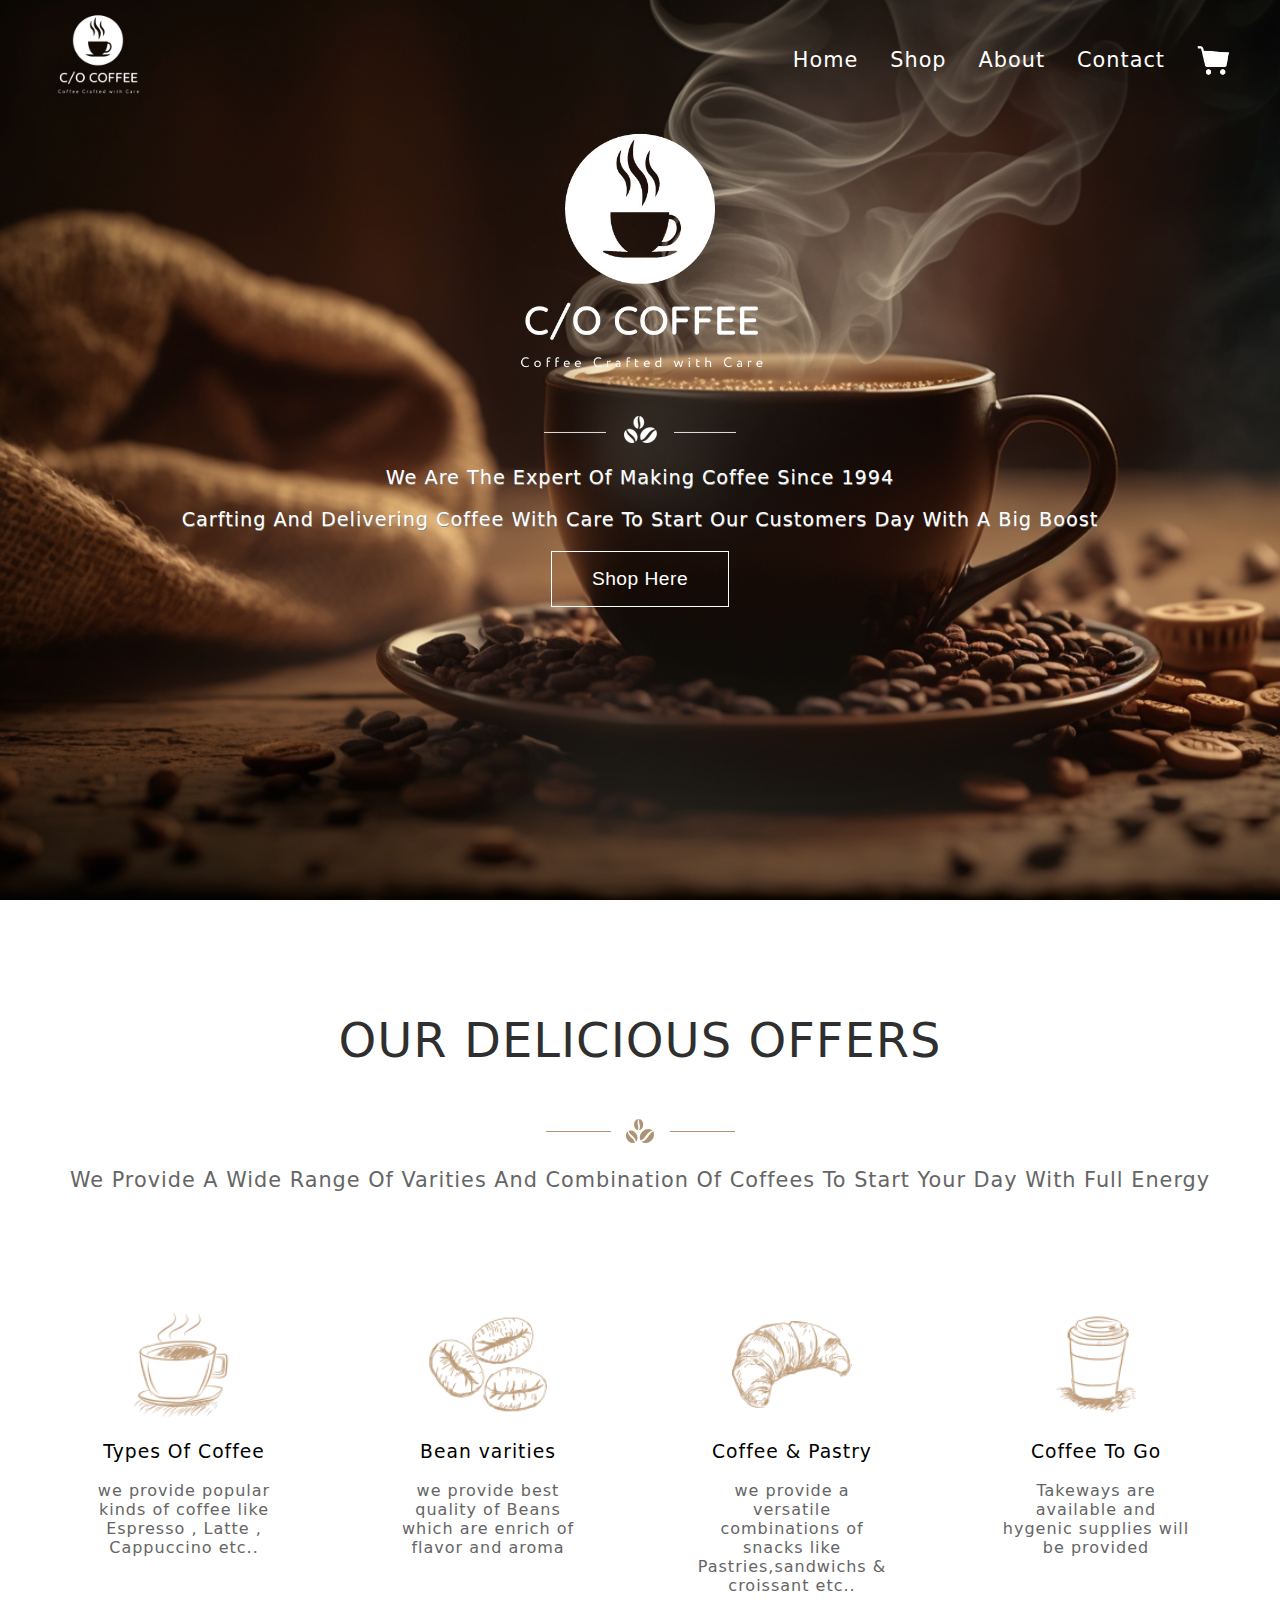
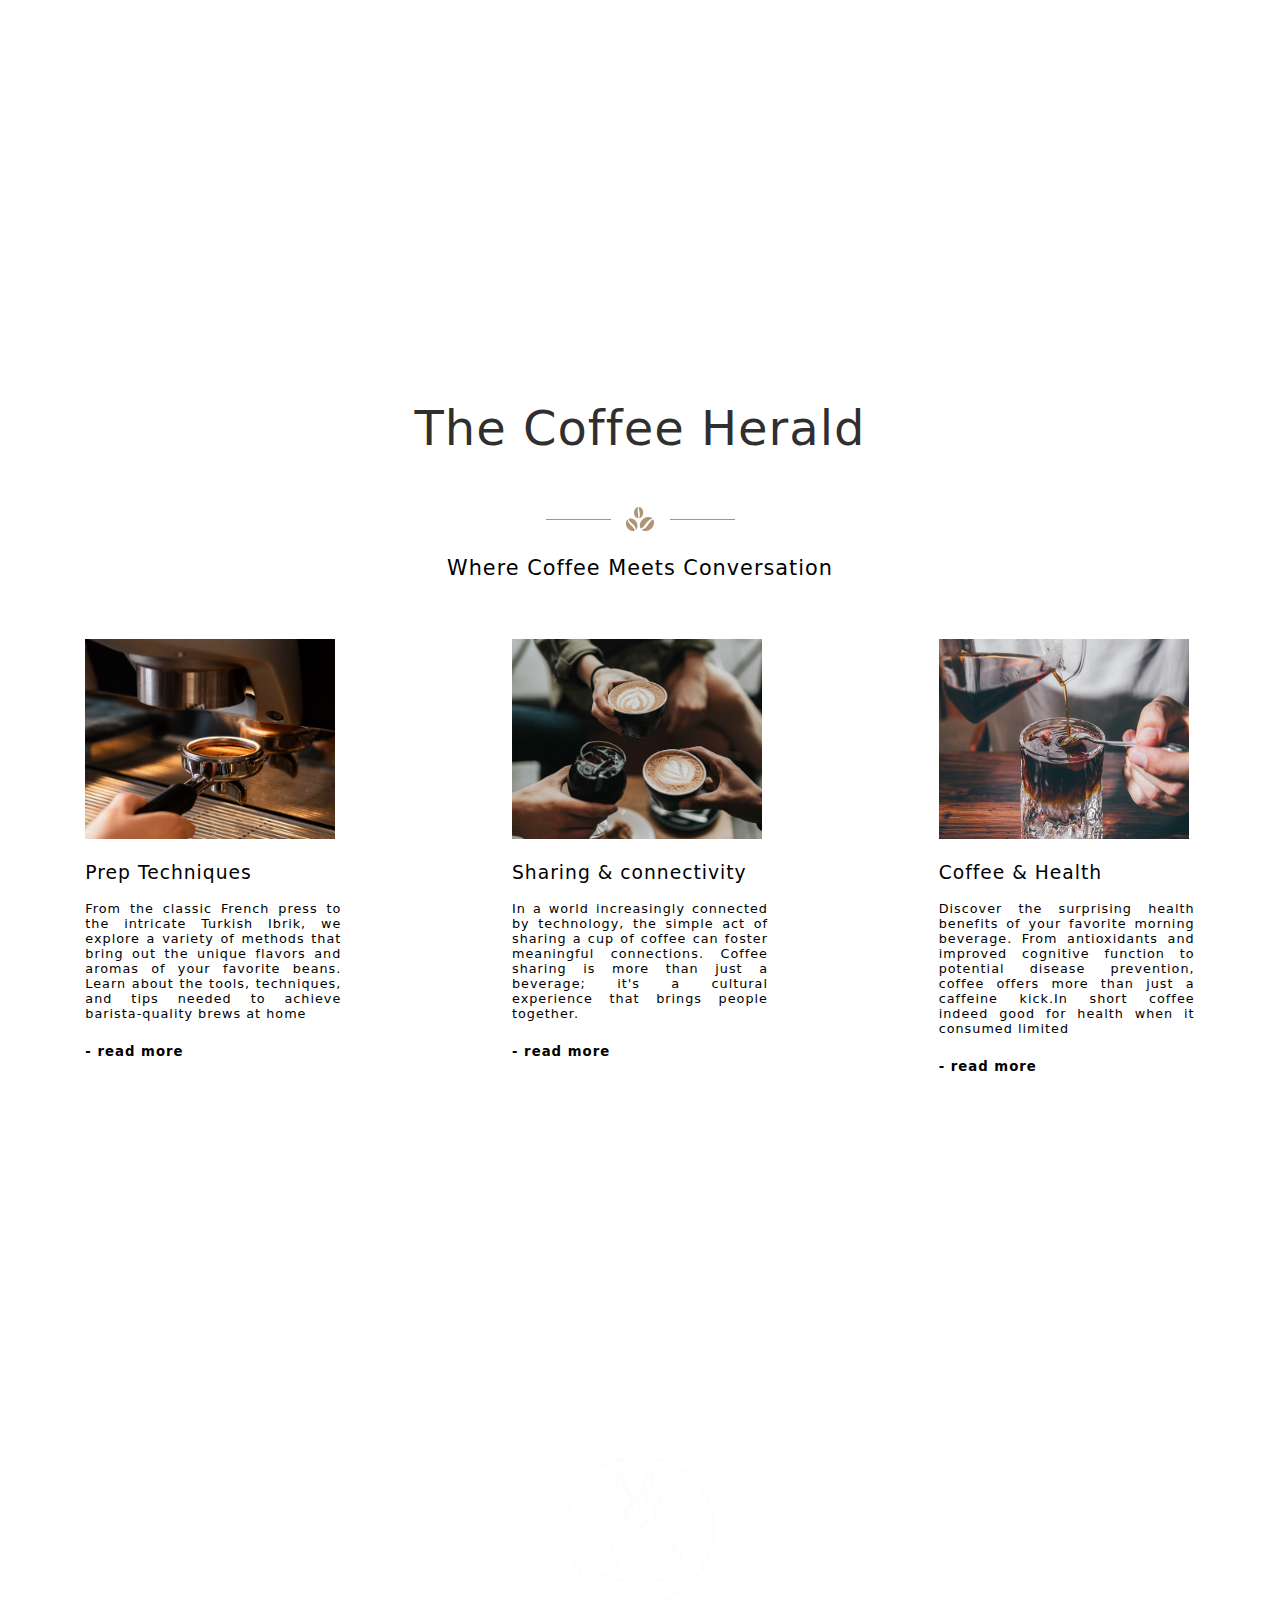
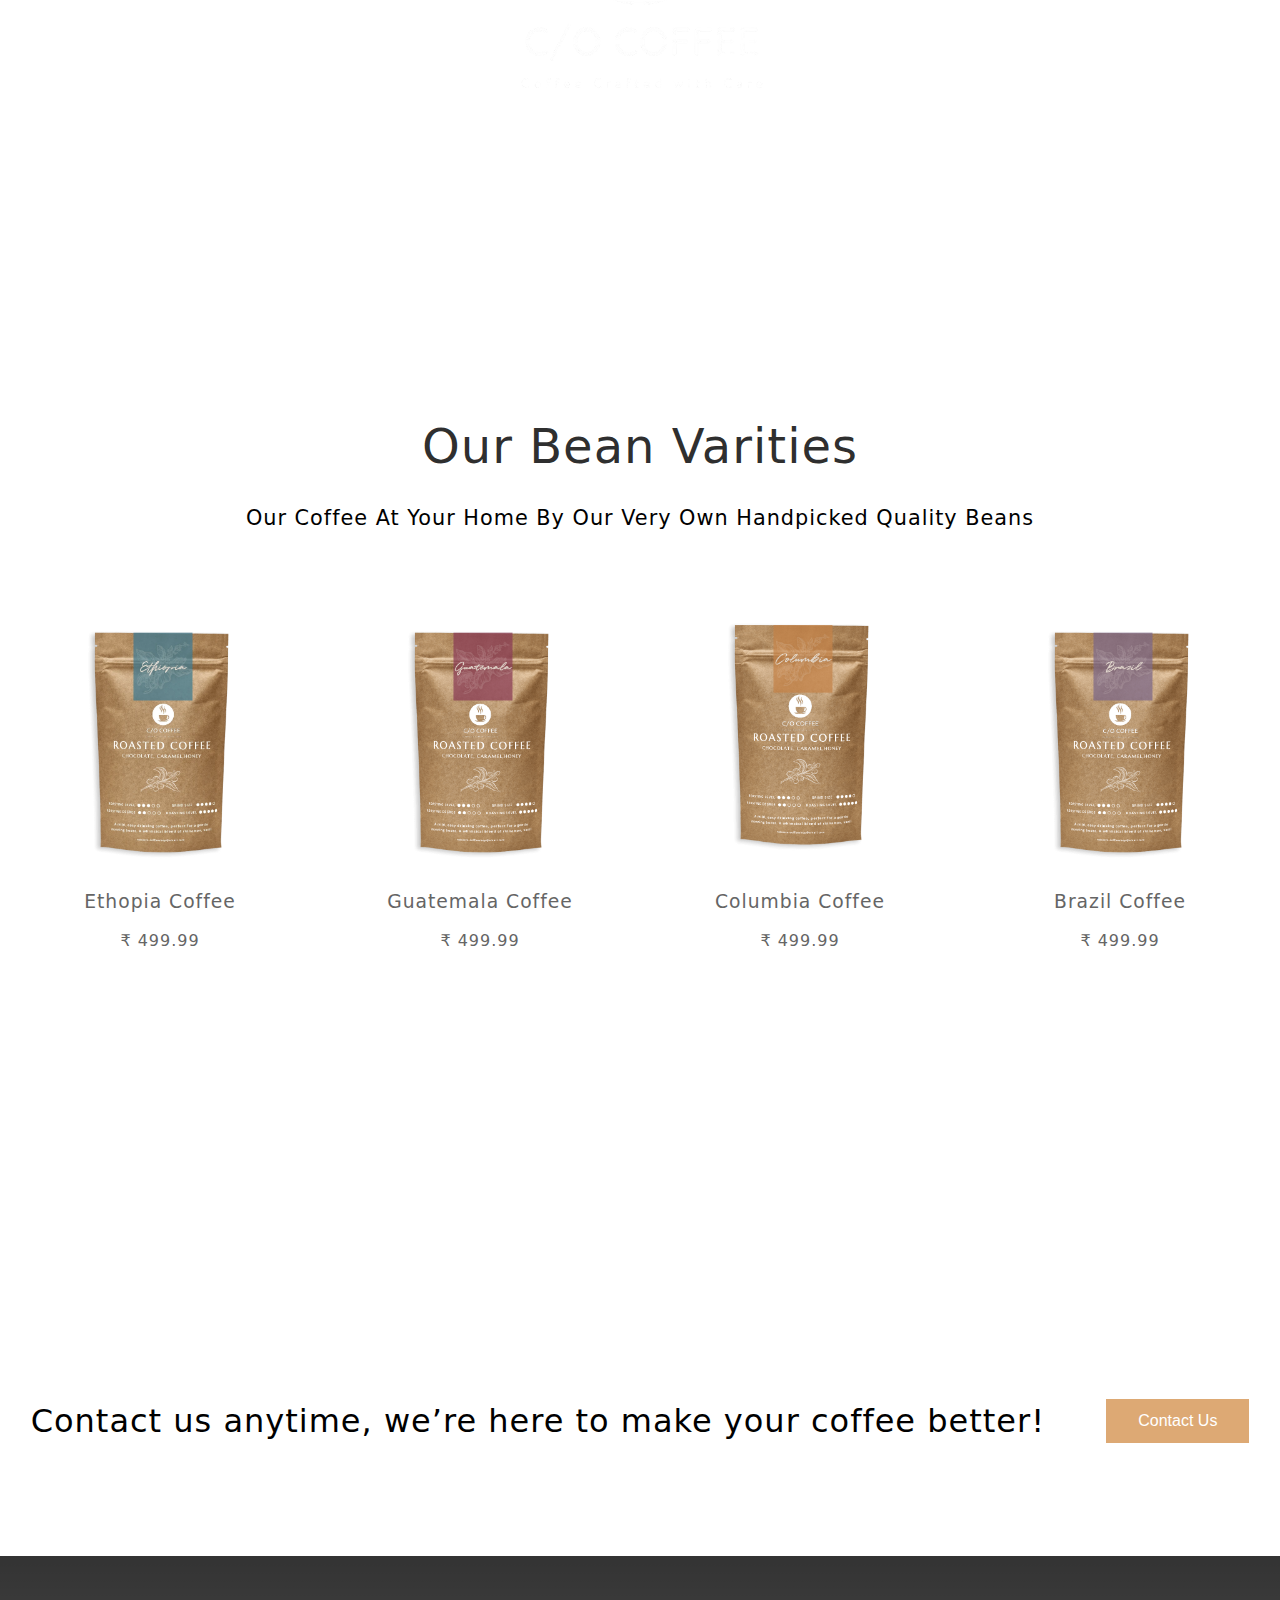
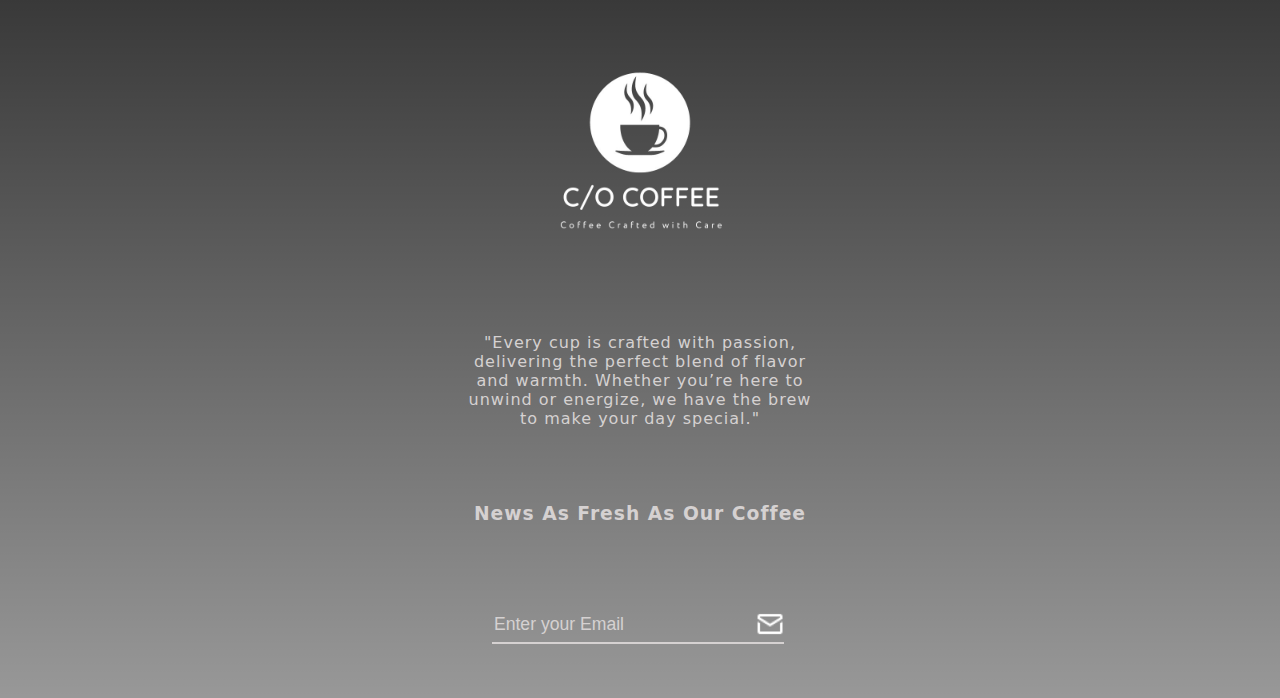
<file: index.html>
<!DOCTYPE html>
<html lang="en">
<head>
    <meta charset="UTF-8">
    <meta name="viewport" content="width=device-width, initial-scale=1.0">
    <title>C/O Coffee</title>
    <link rel="stylesheet" href="style.css">
    <link rel="icon" href="resources/icon.png">
</head>
<body>
    <div id="responsive">Not Responsive Yet, We are working on it.
        Until then Please check it in desktop mode.
        Thankyou.
    </div>
    <div id="frist_container">
        <header id="head">
            <div>
                <img src="resources/logo.png" alt="C/O Coffee Logo" width="100">
            </div>
            <div class="header-content">
                <span><a href="index.html">Home</a></span>
                <span><a href="shop.html">Shop</a></span>
                <span><a href="about.html">About</a></span>
                <span><a href="contact.html">Contact</a></span>
                <img src="resources/cart.png" alt="cart" width="35">
            </div>
        </header>
        <div class="content-area">
            <img src="resources/logo.png" width="300"><br>
            <img src="resources/slider-separator-img.webp"><br>
            <section style="display: inline-block;">
                <p id="sub-text">We are the expert of making coffee since 1994</p>
                <p id="sub-text">Carfting and Delivering coffee with care to start our customers day with a big boost</p>
            </section>
            <br>
            <button id="shop-button"><a href="shop.html">Shop Here</a></button>
        </div>
    </div>
    <div id="second_container">
        <h1>OUR DELICIOUS OFFERS</h1><br>
        <img src="resources/title-separator-2.webp"><br>
        <p style="color: #656565;">We provide a wide range of varities and combination of coffees to start your day with full energy</p><br>
        <div id="sec-2-icon-container">
            <div class="icon-holders">
                <img src="resources/sec-2-icon-1.webp" width="120">
                <h3>Types Of Coffee</h3>
                <p>we provide popular kinds of coffee like Espresso , Latte , Cappuccino etc..</p>
            </div>
            <div class="icon-holders">
                <img src="resources/sec-2-icon-2.webp" width="120">
                <h3>Bean varities</h3>
                <p>we provide best quality of Beans which are enrich of flavor and aroma</p>
            </div>
            <div class="icon-holders">
                <img src="resources/sec-2-icon-3.webp" width="120">
                <h3>Coffee & Pastry</h3>
                <p>we provide a versatile combinations of snacks like Pastries,sandwichs & croissant etc..</p>
            </div>
            <div class="icon-holders">
                <img src="resources/sec-2-icon-4.webp" width="120">
                <h3>Coffee To Go</h3>
                <p>Takeways are available and hygenic supplies will be provided</p>
            </div>
        </div>
    </div>
    <div id="third-container">
        <h1>The Coffee Herald</h1><br>
        <img src="resources/title-separator-2.webp"><br>
        <p>Where coffee meets conversation</p><br><br>
        <div id="sec-3-contents-holder">
            <div class="sec-3-content">
                <img src="resources/sec-3-img-1.jpg">
                <h3 style="font-weight: 400;">Prep Techniques</h3>
                <p> From the classic French press to the intricate Turkish Ibrik, we explore a variety of methods that bring out the unique flavors and aromas of your favorite beans. Learn about the tools, techniques, and tips needed to achieve barista-quality brews at home</p>
                <h5>- read more</h5>
            </div>
            <div class="sec-3-content">
                <img src="resources/sec-3-img-2.jpg">
                <h3 style="font-weight: 400;">Sharing & connectivity</h3>
                <p> In a world increasingly connected by technology, the simple act of sharing a cup of coffee can foster meaningful connections.
                    Coffee sharing is more than just a beverage; it's a cultural experience that brings people together.</p>
                <h5>- read more</h5>
            </div>
            <div class="sec-3-content">
                <img src="resources/sec-3-img-3.jpg">
                <h3 style="font-weight: 400;">Coffee & Health</h3>
                <p> Discover the surprising health benefits of your favorite morning beverage. From antioxidants and improved cognitive function to potential disease prevention, coffee offers more than just a caffeine kick.In short coffee indeed good for health when it consumed limited</p>
                <h5>- read more</h5>
            </div>
        </div>
    </div>
    <div id="fourth-container">
        <img src="resources/logo.png" width="300" height="300">
    </div>
    <div id="fifth-container">
        <h1>Our Bean Varities</h1>
        <p>Our coffee at your home by our very own handpicked quality beans</p><br>
        <div id="beans-holder">
            <div class="bean-items">
                <div>
                    <img class="bean-img" src="resources/bean-product-img-1.webp" height="250">
                    <button class="bean-btn" onclick="alert('Item Added To Cart')">Add To Cart</button>
                </div>
                <h3>Ethopia Coffee</h3>
                <p>&#8377; 499.99</p>
            </div>
            <div class="bean-items">
                <div>
                    <img class="bean-img" src="resources/bean-product-img-2.webp" height="250">
                    <button class="bean-btn" onclick="alert('Item Added To Cart')">Add To Cart</button>
                </div>
                <h3>Guatemala Coffee</h3>
                <p>&#8377; 499.99</p>
            </div>
            <div class="bean-items">
                <div>
                    <img class="bean-img" src="resources/bean-product-img-3.webp" height="250">
                    <button class="bean-btn" onclick="alert('Item Added To Cart')">Add To Cart</button>
                </div>
                <h3>Columbia Coffee</h3>
                <p>&#8377; 499.99</p>
            </div>
            <div class="bean-items">
                <div>
                    <img class="bean-img" src="resources/bean-product-img-4.webp" height="250">
                    <button class="bean-btn" onclick="alert('Item Added To Cart')">Add To Cart</button>
                </div>
                <h3>Brazil Coffee</h3>
                <p>&#8377; 499.99</p>
            </div>
        </div>
    </div>
    <footer id="sub-contact">
        <div id="sub-contact-part-1">
            <h1>Contact us anytime, we’re here to make your coffee better!</h1>
            <button><a href="contact.html">Contact Us</a></button>
        </div>
        <div id="sub-contact-part-2">
            <img src="resources/logo.png" width="200" height="200">
            <p style="width: 30%;">"Every cup is crafted with passion, delivering the perfect blend of flavor and warmth. Whether you’re here to unwind or energize, we have the brew to make your day special."</p>
            <h3>News As Fresh As Our Coffee</h3>
            <div id="mail-contnet">
                <input type="text" placeholder="Enter your Email" >
                <img src="resources/icons8-mail-24.png" height="30" onclick="alert('Email Id Sent')">
            </div>
            
        </div>
    </footer>
    <!-- <div id="scroll-up">
        <span id="a1">&#x2015;</span>
        <span id="a2">&#x2015;</span>
    </div> -->
</body>
</html>
</file>
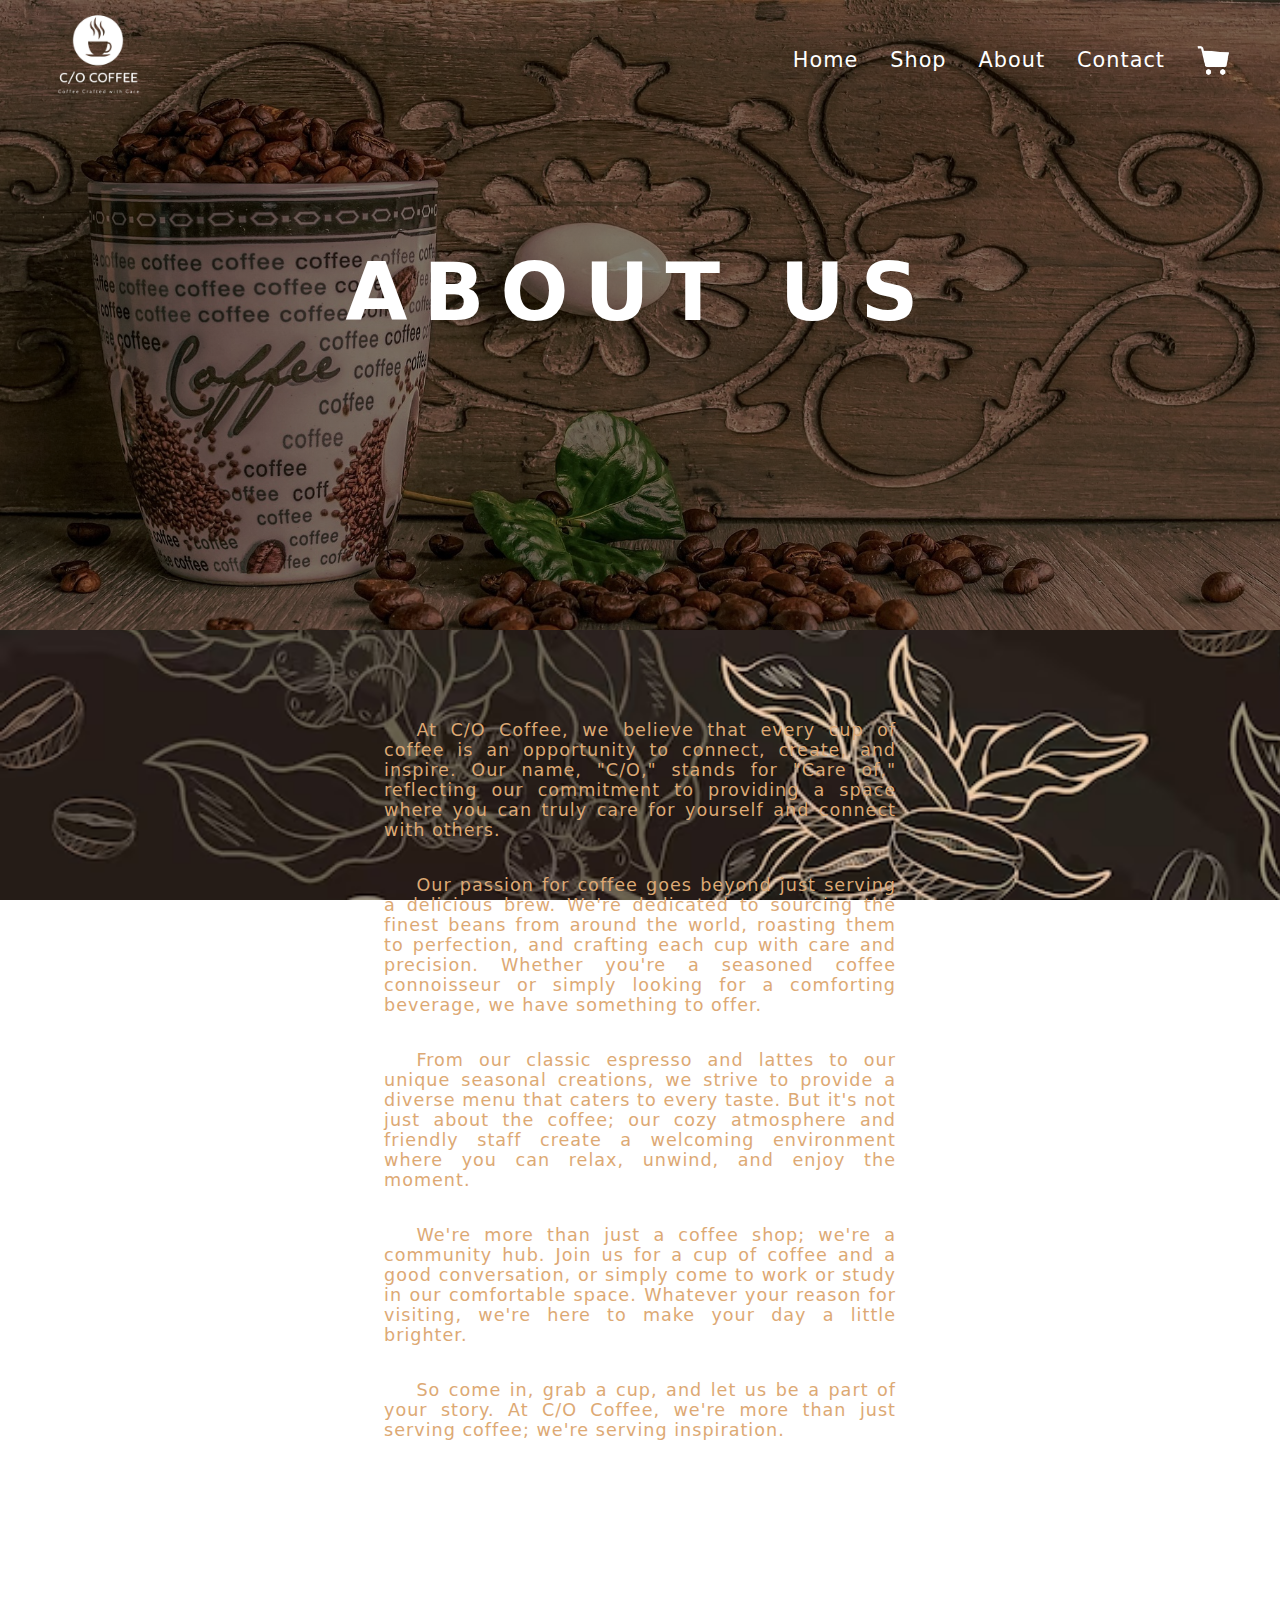
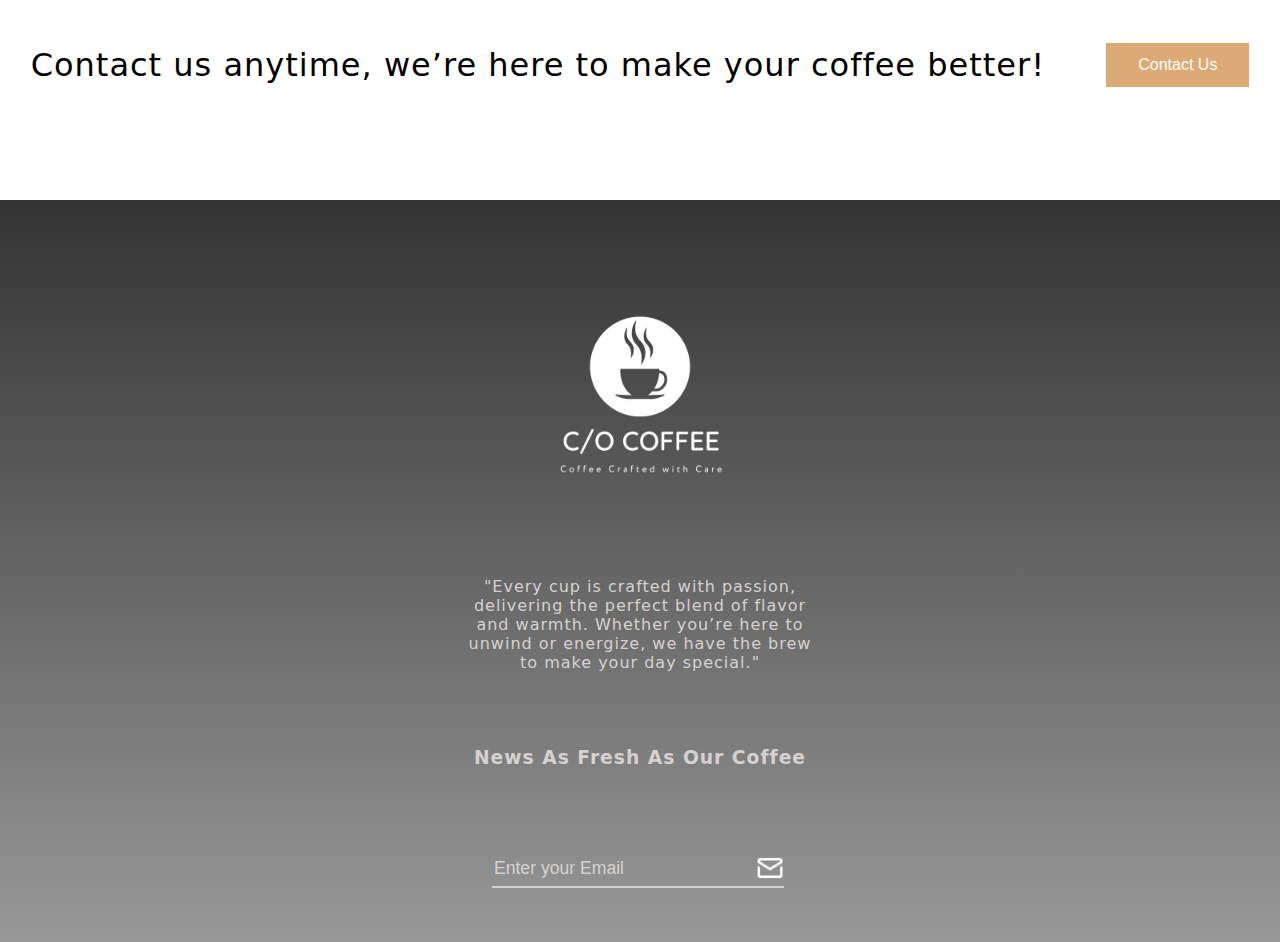
<file: about.html>
<!DOCTYPE html>
<html lang="en">
<head>
    <meta charset="UTF-8">
    <meta name="viewport" content="width=device-width, initial-scale=1.0">
    <title>About</title>
    <link rel="stylesheet" href="style.css">
    <link rel="icon" href="resources/icon.png">
</head>
<body>
    <div id="about-frist-container">
        <header id="head">
            <div>
                <img src="resources/logo.png" alt="C/O Coffee Logo" width="100">
            </div>
            <div class="header-content">
                <span><a href="index.html">Home</a></span>
                <span><a href="shop.html">Shop</a></span>
                <span><a href="about.html">About</a></span>
                <span><a href="contact.html">Contact</a></span>
                <img src="resources/cart.png" alt="cart" width="35">
            </div>
        </header>
        <h1>ABOUT US</h1>
    </div>
    <div id="about-second-container">
        <p>&emsp14;&emsp14;&emsp14;&emsp14;&emsp14;&emsp14;At C/O Coffee, we believe that every cup of coffee is an opportunity to connect, create, and inspire. Our name, "C/O," stands for "Care of," reflecting our commitment to providing a space where you can truly care for yourself and connect with others.</p>

        <p>&emsp14;&emsp14;&emsp14;&emsp14;&emsp14;&emsp14;Our passion for coffee goes beyond just serving a delicious brew. We're dedicated to sourcing the finest beans from around the world, roasting them to perfection, and crafting each cup with care and precision. Whether you're a seasoned coffee connoisseur or simply looking for a comforting beverage, we have something to offer.</p>    
            
        <p>&emsp14;&emsp14;&emsp14;&emsp14;&emsp14;&emsp14;From our classic espresso and lattes to our unique seasonal creations, we strive to provide a diverse menu that caters to every taste. But it's not just about the coffee; our cozy atmosphere and friendly staff create a welcoming environment where you can relax, unwind, and enjoy the moment.</p>
            
        <p>&emsp14;&emsp14;&emsp14;&emsp14;&emsp14;&emsp14;We're more than just a coffee shop; we're a community hub. Join us for a cup of coffee and a good conversation, or simply come to work or study in our comfortable space. Whatever your reason for visiting, we're here to make your day a little brighter.</p>
            
        <p>&emsp14;&emsp14;&emsp14;&emsp14;&emsp14;&emsp14;So come in, grab a cup, and let us be a part of your story. At C/O Coffee, we're more than just serving coffee; we're serving inspiration.</p>
    </div>
    <footer id="sub-contact">
        <div id="sub-contact-part-1">
            <h1>Contact us anytime, we’re here to make your coffee better!</h1>
            <button><a href="contact.html">Contact Us</a></button>
        </div>
        <div id="sub-contact-part-2">
            <img src="resources/logo.png" width="200" height="200">
            <p style="width: 30%;">"Every cup is crafted with passion, delivering the perfect blend of flavor and warmth. Whether you’re here to unwind or energize, we have the brew to make your day special."</p>
            <h3>News As Fresh As Our Coffee</h3>
            <div id="mail-contnet">
                <input type="text" placeholder="Enter your Email" >
                <img src="resources/icons8-mail-24.png" height="30" onclick="alert('Email Id Sent')">
            </div>
            
        </div>
    </footer>
</body>
</html>
</file>
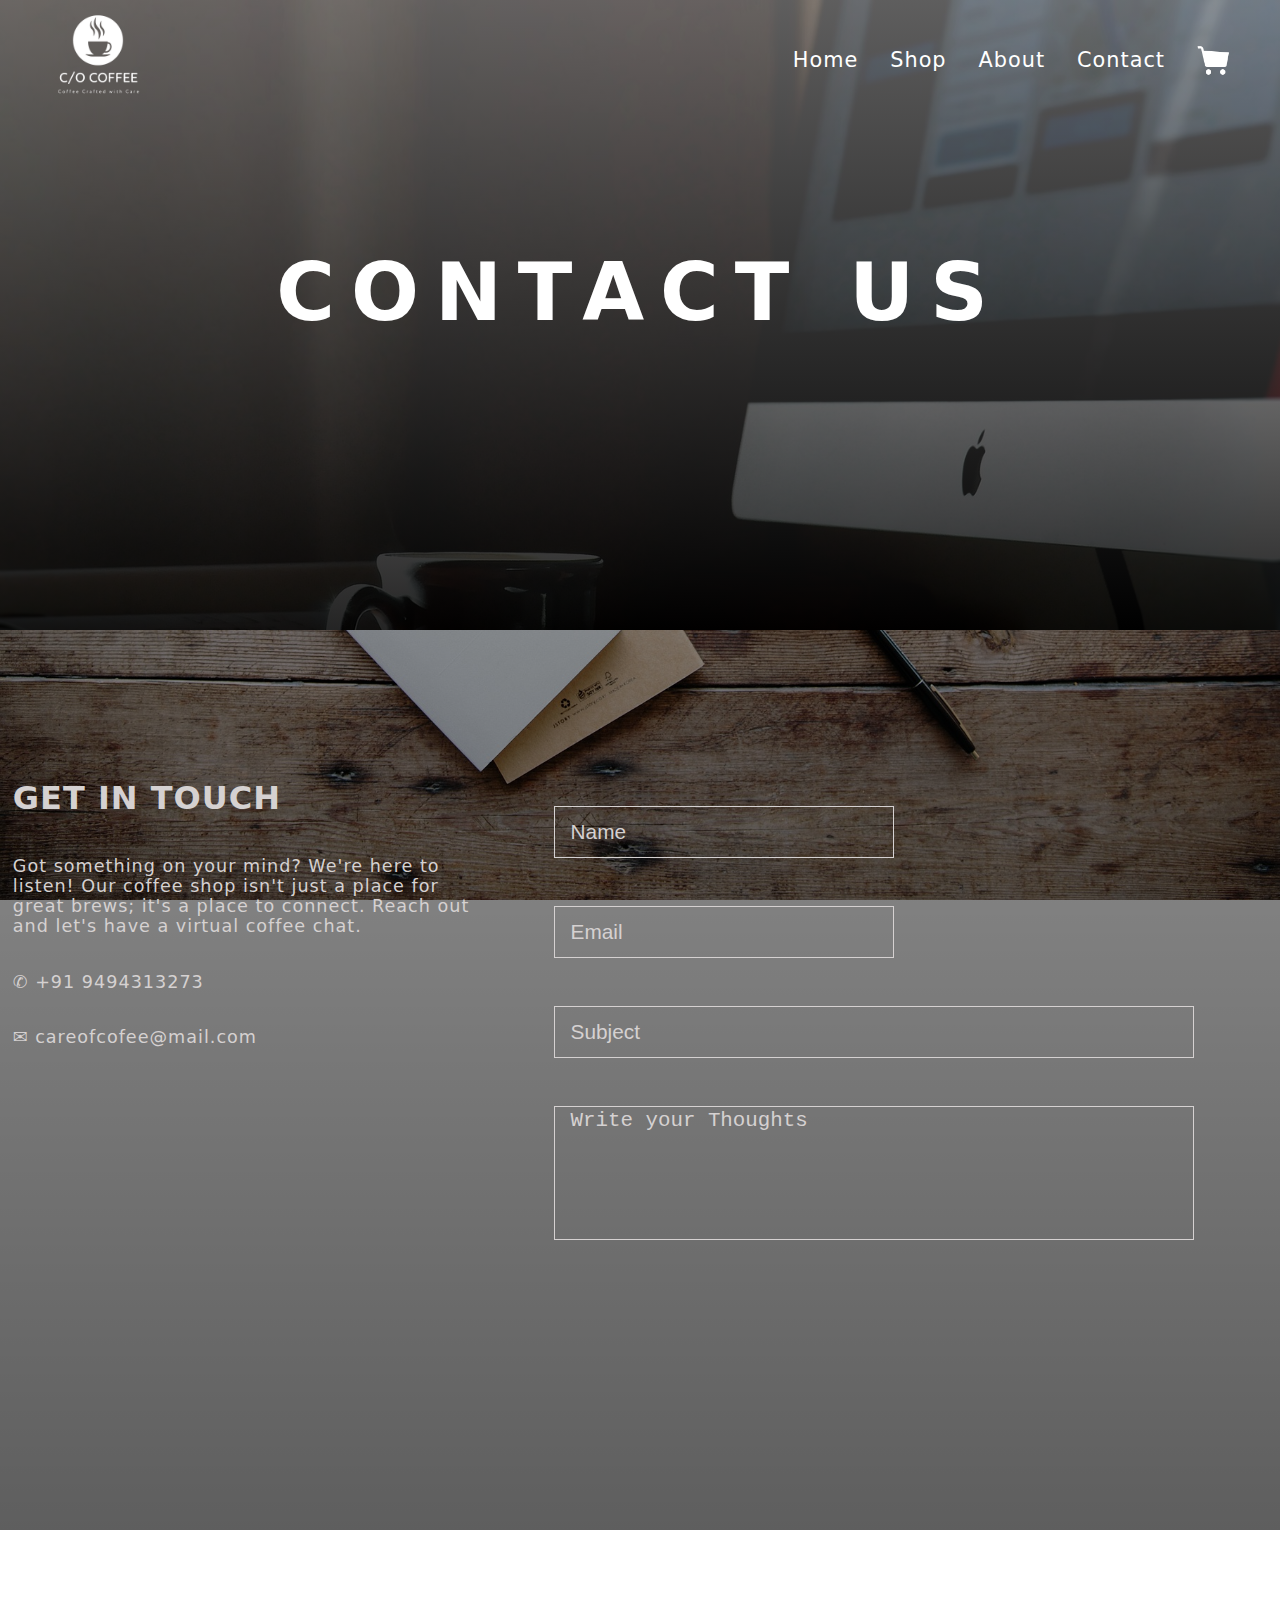
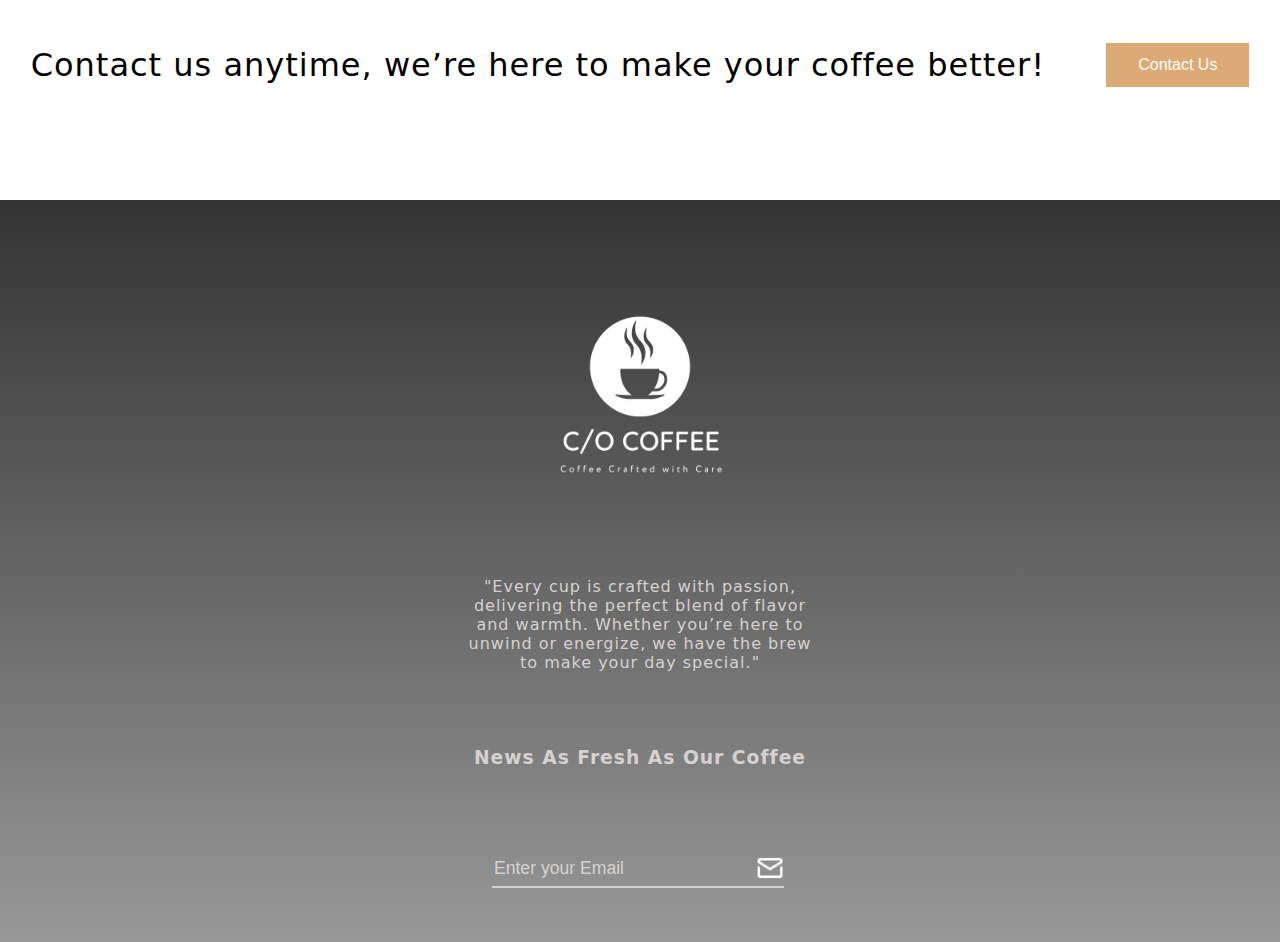
<file: contact.html>
<!DOCTYPE html>
<html lang="en">
<head>
    <meta charset="UTF-8">
    <meta name="viewport" content="width=device-width, initial-scale=1.0">
    <title>Contact</title>
    <link rel="stylesheet" href="style.css">
    <link rel="icon" href="resources/icon.png">
</head>
<body>
    <div id="contact-frist-container">
        <header id="head">
            <div>
                <img src="resources/logo.png" alt="C/O Coffee Logo" width="100">
            </div>
            <div class="header-content">
                <span><a href="index.html">Home</a></span>
                <span><a href="shop.html">Shop</a></span>
                <span><a href="about.html">About</a></span>
                <span><a href="contact.html">Contact</a></span>
                <img src="resources/cart.png" alt="cart" width="35">
            </div>
        </header>
        <h1>CONTACT US</h1>
    </div>
    <div id="contact-second-container">
        <div class="contact-detail-holder">
            <div id="contact-details-part-1">
                <h1>GET IN TOUCH</h1>
                <p>Got something on your mind? We're here to listen! Our coffee shop isn't just a place for great brews; it's a place to connect. Reach out and let's have a virtual coffee chat.</p>
                <p>&#9990; +91 9494313273</p>
                <p>&#9993; careofcofee@mail.com</p>
            </div>
            <div id="contact-details-part-2">
                <div id="contact-details-part-2-holder">
                    <input id="inp-1" type="text" placeholder="Name">
                    <input id="inp-1" type="text" placeholder="Email">
                    <input id="inp-2" type="text" placeholder="Subject">
                    <textarea id="inp-3" placeholder="Write your Thoughts" ></textarea>
                </div>
            </div>
        </div>
    </div>
    <footer id="sub-contact">
        <div id="sub-contact-part-1">
            <h1>Contact us anytime, we’re here to make your coffee better!</h1>
            <button><a href="contact.html">Contact Us</a></button>
        </div>
        <div id="sub-contact-part-2">
            <img src="resources/logo.png" width="200" height="200">
            <p style="width: 30%;">"Every cup is crafted with passion, delivering the perfect blend of flavor and warmth. Whether you’re here to unwind or energize, we have the brew to make your day special."</p>
            <h3>News As Fresh As Our Coffee</h3>
            <div id="mail-contnet">
                <input type="text" placeholder="Enter your Email" >
                <img src="resources/icons8-mail-24.png" height="30" onclick="alert('Email Id Sent')">
            </div>
        </div>
    </footer>
</body>
</html>
</file>
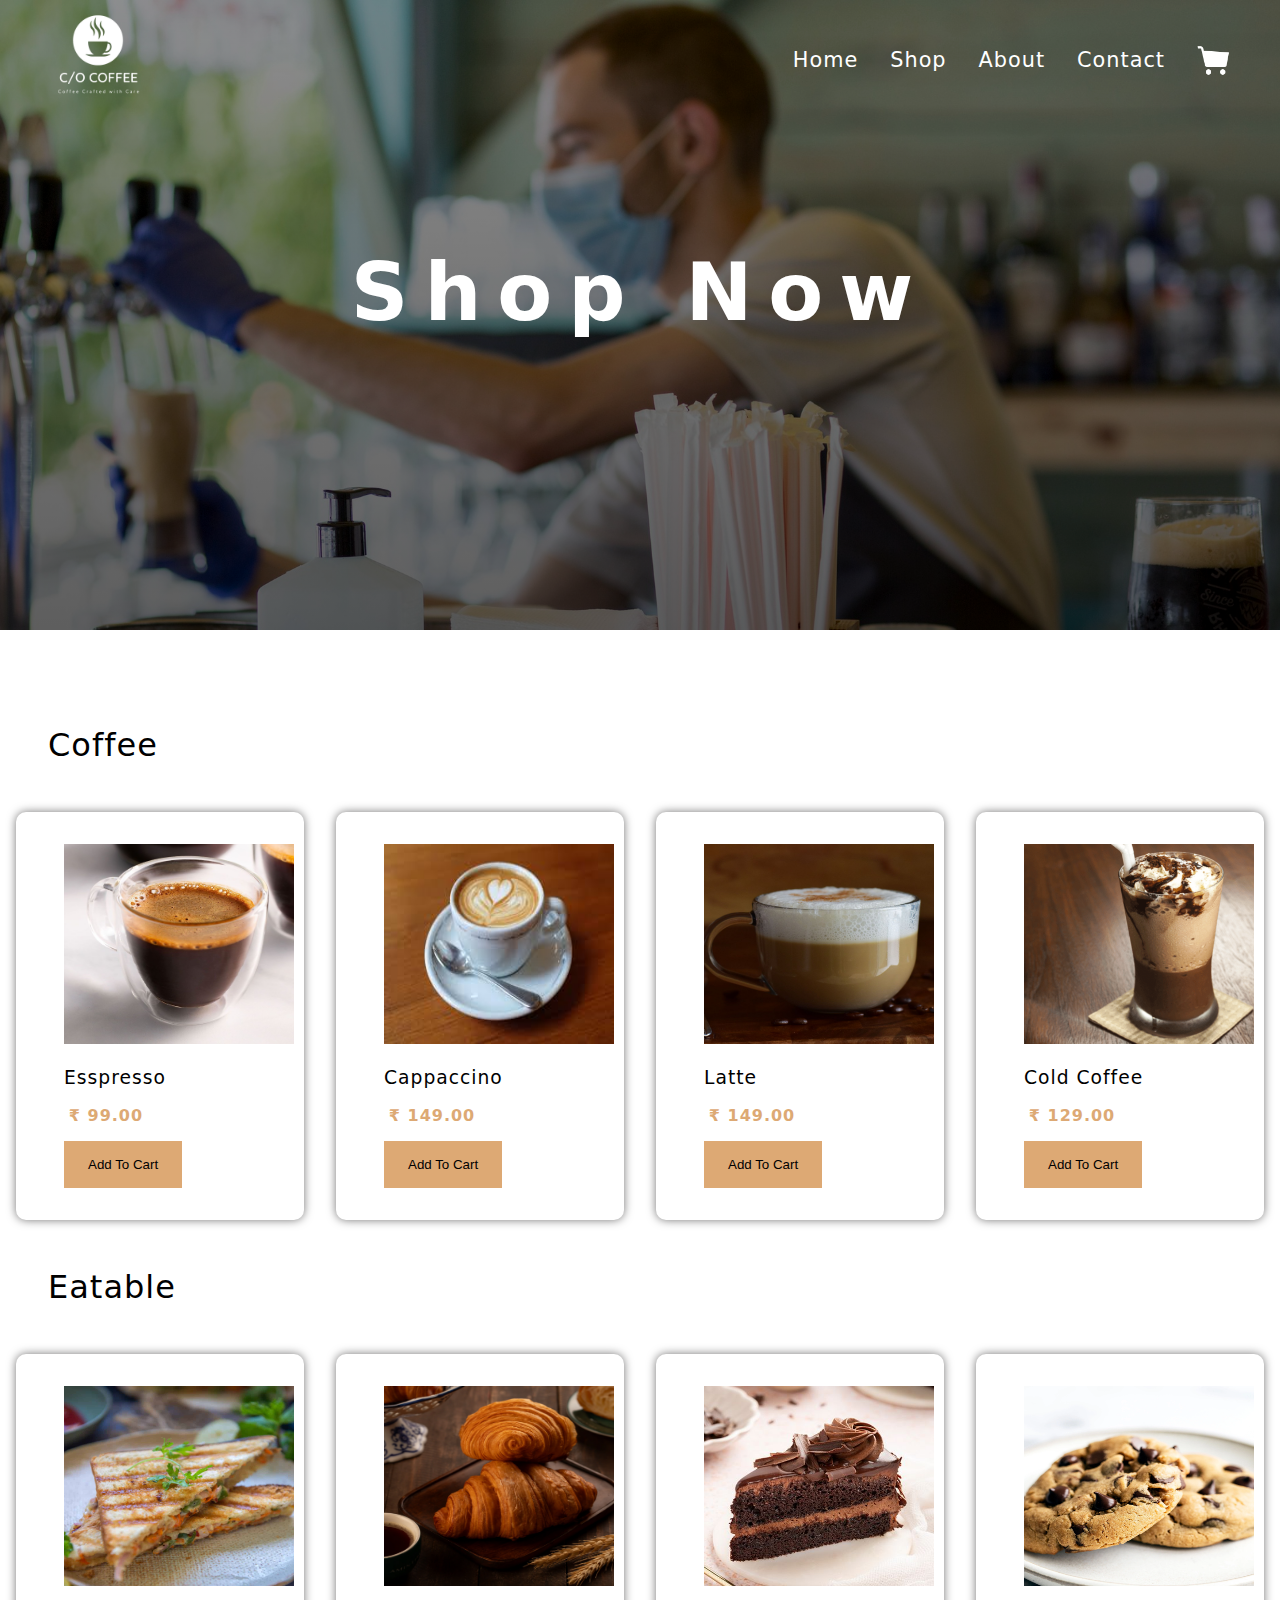
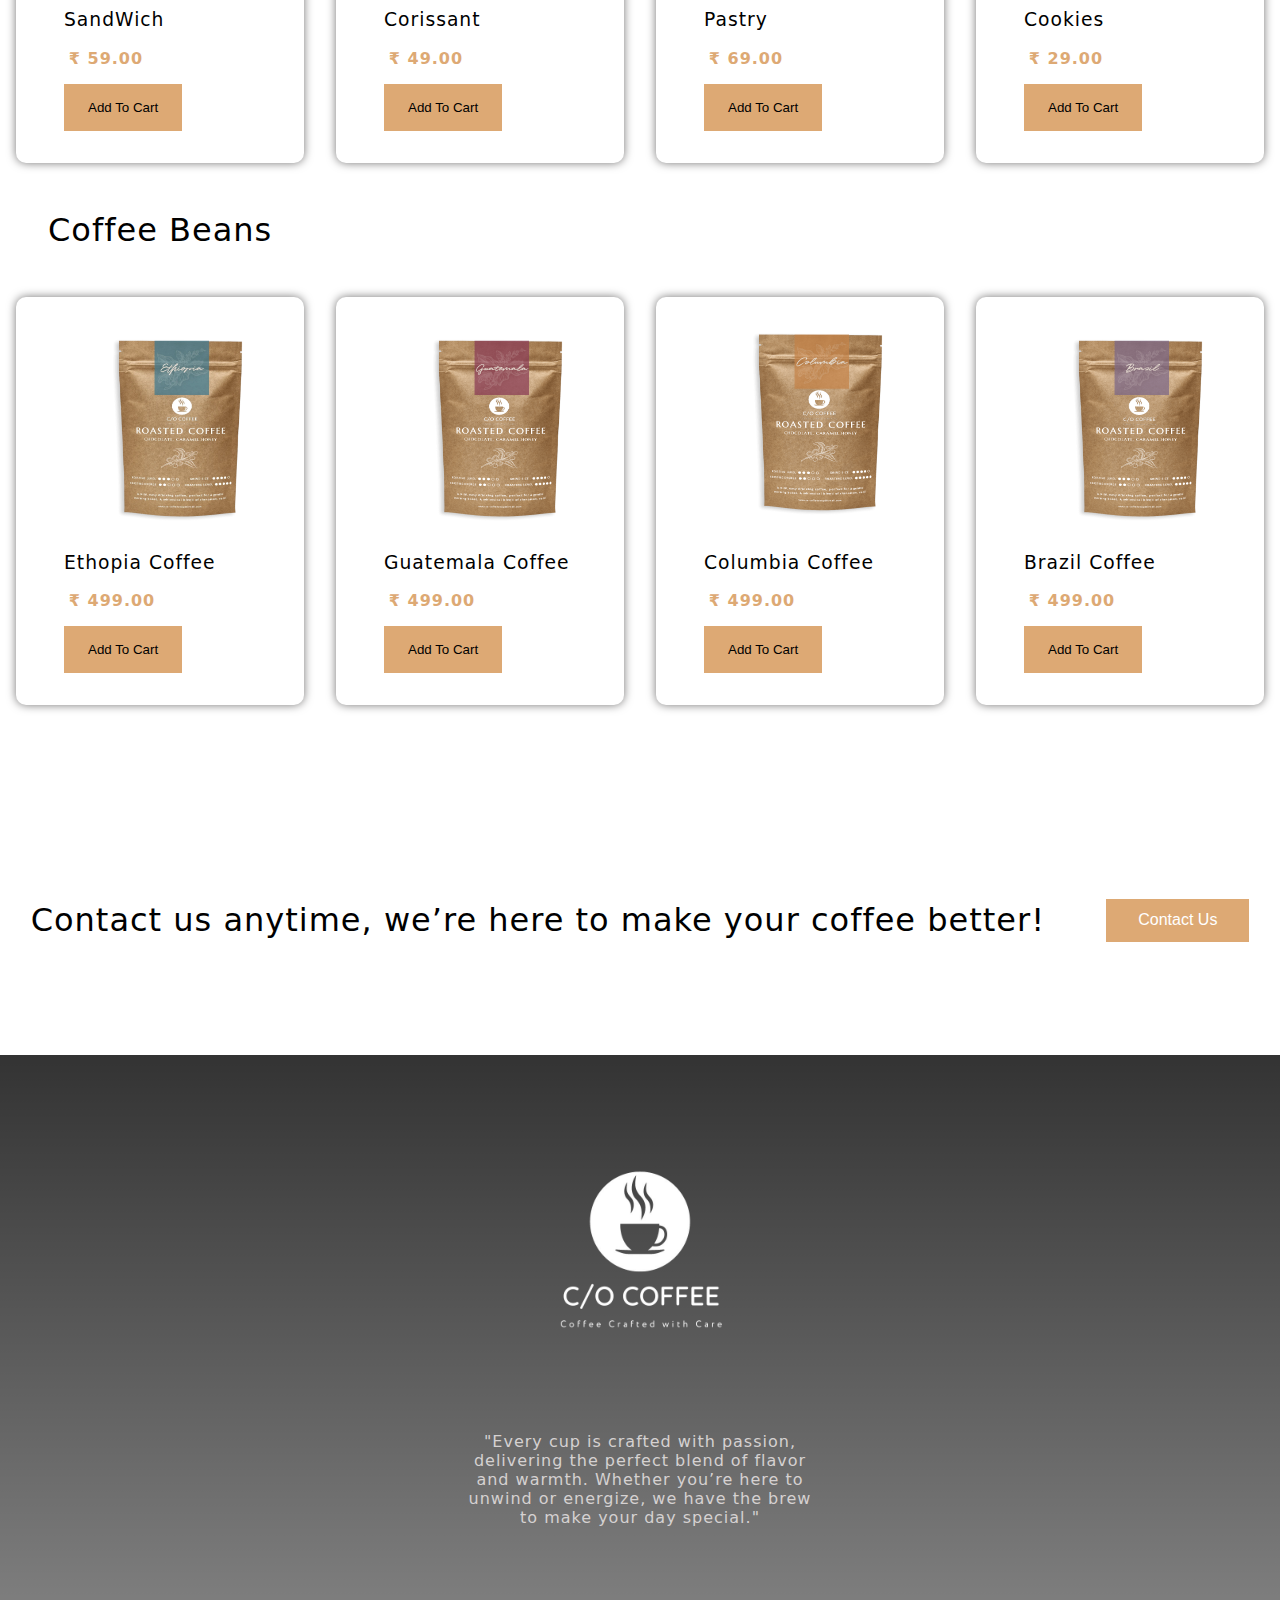
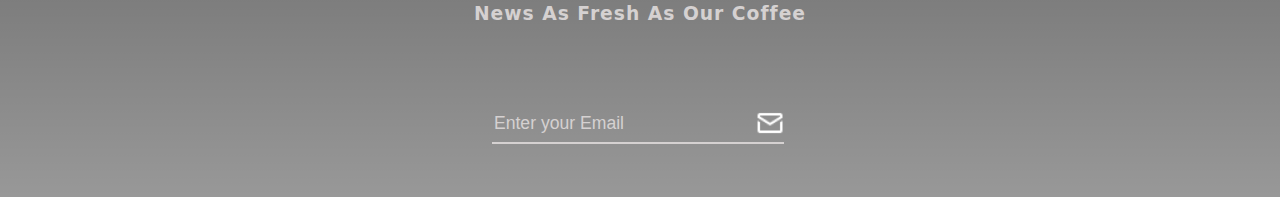
<file: shop.html>
<!DOCTYPE html>
<html lang="en">
<head>
    <meta charset="UTF-8">
    <meta name="viewport" content="width=device-width, initial-scale=1.0">
    <title>Shop</title>
    <link rel="stylesheet" href="style.css">
    <link rel="icon" href="resources/icon.png">
</head>
<body>
    <div id="shop-frist-container">
        <header id="head">
            <div>
                <img src="resources/logo.png" alt="C/O Coffee Logo" width="100">
            </div>
            <div class="header-content">
                <span><a href="index.html">Home</a></span>
                <span><a href="shop.html">Shop</a></span>
                <span><a href="about.html">About</a></span>
                <span><a href="contact.html">Contact</a></span>
                <img src="resources/cart.png" alt="cart" width="35">
            </div>
        </header>
        <h1>Shop Now</h1>
    </div>
    <div id="shop-second-container">
        <h1>Coffee</h1>
        <div id="coffee-holder">
            <div class="coffee-items">
                <img src="resources/esspresso.jpg" id="items-img">
                <h3 id="item-name">Esspresso</h3>
                <p id="price">&#8377; 99.00</p>
                <button id="items-button" onclick="alert('Item is added to Cart')">Add To Cart</button>
            </div>
            <div class="coffee-items">
                <img src="resources/cappuccino.jpg" id="items-img">
                <h3 id="item-name">Cappaccino</h3>
                <p id="price">&#8377; 149.00</p>
                <button id="items-button" onclick="alert('Item is added to Cart')">Add To Cart</button>
            </div>
            <div class="coffee-items">
                <img src="resources/latte.jpg" id="items-img">
                <h3 id="item-name">Latte</h3>
                <p id="price">&#8377; 149.00</p>
                <button id="items-button" onclick="alert('Item is added to Cart')">Add To Cart</button>
            </div>
            <div class="coffee-items">
                <img src="resources/cold-coffee.webp" id="items-img">
                <h3 id="item-name">Cold Coffee</h3>
                <p id="price">&#8377; 129.00</p>
                <button id="items-button" onclick="alert('Item is added to Cart')">Add To Cart</button>
            </div>
        </div>
        <h1>Eatable</h1>
        <div id="coffee-holder">
            <div class="coffee-items">
                <img src="resources/sandwich.jpg" id="items-img">
                <h3 id="item-name">SandWich</h3>
                <p id="price">&#8377; 59.00</p>
                <button id="items-button" onclick="alert('Item is added to Cart')">Add To Cart</button>
            </div>
            <div class="coffee-items">
                <img src="resources/coiossant.webp" id="items-img">
                <h3 id="item-name">Corissant</h3>
                <p id="price">&#8377; 49.00</p>
                <button id="items-button" onclick="alert('Item is added to Cart')">Add To Cart</button>
            </div>
            <div class="coffee-items">
                <img src="resources/pastry.jpg" id="items-img">
                <h3 id="item-name">Pastry</h3>
                <p id="price">&#8377; 69.00</p>
                <button id="items-button" onclick="alert('Item is added to Cart')">Add To Cart</button>
            </div>
            <div class="coffee-items">
                <img src="resources/cookies.webp" id="items-img">
                <h3 id="item-name">Cookies</h3>
                <p id="price">&#8377; 29.00</p>
                <button id="items-button" onclick="alert('Item is added to Cart')">Add To Cart</button>
            </div>
        </div>
        <h1>Coffee Beans</h1>
        <div id="coffee-holder">
            <div class="coffee-items">
                <img src="resources/bean-product-img-1.webp" id="items-img">
                <h3 id="item-name">Ethopia Coffee</h3>
                <p id="price">&#8377; 499.00</p>
                <button id="items-button" onclick="alert('Item is added to Cart')">Add To Cart</button>
            </div>
            <div class="coffee-items">
                <img src="resources/bean-product-img-2.webp" id="items-img">
                <h3 id="item-name">Guatemala Coffee</h3>
                <p id="price">&#8377; 499.00</p>
                <button id="items-button" onclick="alert('Item is added to Cart')">Add To Cart</button>
            </div>
            <div class="coffee-items">
                <img src="resources/bean-product-img-3.webp" id="items-img">
                <h3 id="item-name">Columbia Coffee</h3>
                <p id="price">&#8377; 499.00</p>
                <button id="items-button" onclick="alert('Item is added to Cart')">Add To Cart</button>
            </div>
            <div class="coffee-items">
                <img src="resources/bean-product-img-4.webp" id="items-img">
                <h3 id="item-name">Brazil Coffee</h3>
                <p id="price">&#8377; 499.00</p>
                <button id="items-button" onclick="alert('Item is added to Cart')">Add To Cart</button>
            </div>
        </div>
    </div>
    <footer id="sub-contact">
        <div id="sub-contact-part-1">
            <h1>Contact us anytime, we’re here to make your coffee better!</h1>
            <button><a href="contact.html">Contact Us</a></button>
        </div>
        <div id="sub-contact-part-2">
            <img src="resources/logo.png" width="200" height="200">
            <p style="width: 30%;">"Every cup is crafted with passion, delivering the perfect blend of flavor and warmth. Whether you’re here to unwind or energize, we have the brew to make your day special."</p>
            <h3>News As Fresh As Our Coffee</h3>
            <div id="mail-contnet">
                <input type="text" placeholder="Enter your Email" >
                <img src="resources/icons8-mail-24.png" height="30" onclick="alert('Email Id Sent')">
            </div>
        </div>
    </footer>
</body>
</html>
</file>
<file: style.css>
body{
    padding: 0;
    margin: 0;
    color: white;
    font-family:system-ui, -apple-system, BlinkMacSystemFont, 'Segoe UI', Roboto, Oxygen, Ubuntu, Cantarell, 'Open Sans', 'Helvetica Neue', sans-serif;
    overflow-x: hidden;
    letter-spacing: 1px;
}
/* #scroll-up{
    width: 3rem;
    height: 2rem;
    position:absolute;
    bottom: 0;
    right: 0;
    z-index: 2;
    background-color: #997755;
} */
#frist_container{
    height: 100vh;
    width: 100vw;
    background: #000000 url(resources/coffee_bg_1.jpg) no-repeat fixed;
    background-size: cover;
}
#head{
    padding: 0.5rem 3rem 0rem 3rem;
    display: flex;
    align-items: center;
    justify-content: space-between;
    /* position: sticky; */
    top: 0;
    z-index: 10;
}
.header-content{
    color: white;
    font-size: 1.3rem;
    display: flex;
    align-items: center;
    gap: 2rem;
}
.header-content > span a{
    text-decoration: none;
    color: white;
    transform: scale(1);
    transition: transform 0.5s ease-in-out;
}
.header-content > span a:hover{
    transform: scale(1.1);
    color: #dda974;
    cursor: pointer;
}
.header-content > img:hover{
    filter: drop-shadow(0px 0px 20px white);
}
.content-area{
    text-align: center;
    /* position: relative;
    right: -10rem; */
}
#sub-text{
    font-size: 1.2rem; 
    text-shadow: 0.5px 1px #8e8e8e;
    text-transform: capitalize;
}
#shop-button{
    padding: 1rem 2.5rem;
    font-size: 1.2rem;
    background-color: inherit;
    color: inherit;
    border: 1.2px solid white;
    letter-spacing: 0.5px;
    transition: 0.6s ease-in-out;
    cursor: pointer;
}
#shop-button a{
    text-decoration: none;
    color:white;
}
#shop-button:hover{
    background-color: #997755;
    border: none;
}
#second_container{
    width: 100vw;
    height: 100vh;
    text-align: center;
    color: black;
    padding: 5rem 0 0 0;
}
#second_container > h1,#third-container > h1,#fifth-container > h1{
    color: rgba(0, 0, 0, 0.833);
    font-size: 3rem;
    font-weight: 400;
}
#second_container > p,#third-container > p,#fifth-container > p{
    font-size: 1.3rem;
    text-transform: capitalize;
}
#sec-2-icon-container{
    display: flex;
    padding: 4rem 2rem;
    justify-content: space-around;
    flex-wrap: wrap;
}
.icon-holders{
    width: 15vw;
    height: 40vh;
    text-align: center;
    row-gap: 0.5rem;
    padding: 1rem;
}
.icon-holders>h3{
    font-weight: 400;
}
.icon-holders>h3:hover{
    color: #997755;
    cursor: pointer;
}
.icon-holders>p{
    color: #656565;
    row-gap: 0.3rem;
    text-wrap: wrap;
}
#third-container{
    width: 100vw;
    height: 100vh;
    background: url(resources/bg-3.jpg) no-repeat fixed;
    background-size: cover;
    text-align: center;
    color: black;
    padding: 5.5rem 0 0 0;
}
#sec-3-contents-holder{
    display: flex;
    flex-wrap: wrap;
    justify-content: space-around;
}
.sec-3-content{
    width: 20vw;
    text-align: left;
}
.sec-3-content >img{
    width: 250px;
    height: 200px;
    size: content;
}
.sec-3-content >p{
    text-align: justify;
    row-gap: 0.3rem;
    font-size: 0.8rem;
}
.sec-3-content > h3:hover,.sec-3-content >h5:hover{
    color: #997755;
    cursor: pointer;
}
#fourth-container{
    display: flex;
    align-items: center;
    justify-content: center;
    width: 100vw;
    height: 70vh;
    text-align: center;
    background: url(resources/sec-4-bg.jpg) no-repeat fixed;
    background-size: cover;
}
#fifth-container{
    padding: 5.5rem 0 0 0;
    width: 100vw;
    height: 100vh;
    background: url(resources/sec-5-bg.jpg) no-repeat fixed;
    background-size: cover;
    color: black;
    text-align: center;
}
#beans-holder{
    display: flex;
    justify-content: space-around;
    padding: 3rem 0;
}
.bean-items{
    width: 20vw;
    height: 60vh;
}
.bean-items > h3{
    font-weight: 400;
}
.bean-items{
    color: #656565;
}
.bean-img:hover ~ .bean-btn,.bean-btn:hover{
    display: inline;
    cursor: pointer;
}
.bean-img:hover{
    opacity: 0.5;
    cursor: pointer;
}
.bean-btn{
    padding: 1rem 1.5rem;
    color: white;
    background-color:#dda974;
    position: relative;
    top: -8rem;
    border: none;
    display: none;
}
.bean-btn:active{
    background-color: #7b5e41;
}
#sub-contact{
    width: 100vw;
    height: 100vh;
    background: url(resources/footer-bg.jpg) fixed no-repeat;
    background-size: cover;
    /* background-color: white; */
}
#sub-contact-part-1{
    height: 30vh;
    display: flex;
    align-items: center;
    color: black;
    justify-content: space-around;
}
#sub-contact-part-1 > h1{
    font-weight: 400;
}
#sub-contact-part-1 >button{
    padding: 0.8rem 2rem;
    font-size: 1rem;
    color: white;
    border: none;
    background-color:#dda974;
}
#sub-contact-part-1 >button a{
    text-decoration: none;
    color: white;
}
#sub-contact-part-1 >button:hover{
    background-color: #000000;
}
#sub-contact-part-1 >button:active{
    background-color: #656565;
}
#sub-contact-part-2{
    display: flex;
    flex-direction: column;
    height: 70vh;
    background:linear-gradient(rgba(0, 0, 0, 0.8), rgba(0, 0, 0, 0.405)),url(resources/coffee_bg_11.jpg) no-repeat fixed;
    background-size: cover;
    mix-blend-mode: normal;
    text-align: center;
    padding: 5rem 2rem 2rem 2rem;
    row-gap: 2rem;
}
#sub-contact-part-2 *{
    margin: auto;
}
#mail-contnet{
    padding-left:2rem ;
}
#mail-contnet > input{
    height: 2rem;
    width: 18rem;
    background-color: inherit;
    border:none;
    border-bottom: 2px solid #d5d1d1;
    color: #d5d1d1;
}
#mail-contnet > input:focus{
    outline: none;
}
#mail-contnet > input::placeholder{
    color: #d5d1d1;
    font-size: 1.1rem;
}
#mail-contnet >img{
    position: relative;
    left: -2.2rem;
    top: 0.55rem;
}
#sub-contact-part-2 > p,#sub-contact-part-2 > h3{
    color: #d5d1d1;
}

/* about page css */

#about-frist-container{
    width: 100vw;
    height: 70vh;
    background: linear-gradient(rgba(0, 0, 0, 0.438), rgba(0, 0, 0, 0.436)),url(resources/about-bg-2.jpg) no-repeat fixed;
    background-size: cover;
    background-position: center;
    text-align: center;
}
#about-frist-container > h1,#contact-frist-container > h1,
#shop-frist-container > h1{
    padding-top: 5rem;
    font-size: 5rem;
    letter-spacing: 1rem;
}
#about-second-container{
    width: 100vw;
    height: 100vh;
    background: url(resources/about-details-bg.avif) no-repeat fixed;
    background-size: cover;
    text-align: center;
    display: flex;
    flex-direction: column;
    justify-content: center;
    padding-left: 30vw;
}
#about-second-container >p{
    width: 40vw;
    color:#dda974;
    font-size: 1.1rem;
    text-align: justify;
}

/* contact page css */

#contact-frist-container{
    width: 100vw;
    height: 70vh;
    background: linear-gradient(rgba(181, 180, 180, 0.522), rgba(0, 0, 0, 0.847)),url(resources/contact-bg.jpg) no-repeat fixed;
    background-size: cover;
    background-position:bottom;
    text-align: center;
}
#contact-second-container{
    width: 100vw;
    height: 100vh;
    background: linear-gradient(rgba(0, 0, 0, 0.438), rgba(0, 0, 0, 0.633)),url(resources/contact-detail-bg.jpg) no-repeat fixed;
    background-size: cover;
}
.contact-detail-holder{
    height: inherit;
    width: inherit;
    display: grid;
    grid-column: repeat(1fr,6);
}
#contact-details-part-1{
    grid-column-start: 1;
    grid-column-end: 3;
    display: flex;
    flex-direction: column;
    align-items: center;
    align-content: center;
    padding-top: 8rem;
    color: #d5d1d1;
}
#contact-details-part-1 *{
    width: 30rem;
    justify-content: left;
}
#contact-details-part-1 > p{
    font-size: 1.1rem;
}
#contact-details-part-2{
    grid-column-start: 3;
    grid-column-end: 6;
    display: flex;
    padding-top: 8rem;
}
#contact-details-part-2-holder{
    display: flex;
    padding: 3rem;
    width: 50vw;
    flex-wrap: wrap;
    column-gap: 3rem;
    row-gap: 3rem;
    height: fit-content;
    justify-content: space-between;
}
#inp-1,#inp-2,#inp-3{
    height: 3rem;
    border: none;
    border: 1px solid #d5d1d1;
    background-color: inherit;
    font-size: 1.3rem;
    padding-left: 1rem;
    color: #d5d1d1;
}
#inp-1:focus,#inp-2:focus,#inp-3:focus{
    outline: none;
}
#inp-1::placeholder,#inp-2::placeholder,#inp-3::placeholder{
    color: #d5d1d1;
    font-size: 1.3rem;
    font-family: inherit;
}
#inp-1{
    width: 20rem;
}
#inp-2{
    width: inherit;
}
#inp-3{
    width: inherit;
    min-height: 8rem;
    resize: none;
}
#shop-frist-container{
    width: 100vw;
    height: 70vh;
    background: linear-gradient(rgba(0, 0, 0, 0.438), rgba(0, 0, 0, 0.633)),url(resources/shop-bg.jpg) no-repeat fixed;
    background-size: cover;
    background-position: center;
    text-align: center;
}
#shop-second-container{
    width: 100vw;
    /* height: 180vh; */
    height: fit-content;
    color: black;
    display: flex;
    flex-direction: column;
    row-gap: 2rem;
    padding: 5rem 0;
}
#shop-second-container >h1{
    font-weight: 400;
    padding: 0;
    margin: 0;
    padding:1rem 0rem 1rem 3rem ;
    color: #000000;
}
#coffee-holder{
    width: inherit;
    height: fit-content;
    display: flex;
    justify-content: space-around;
    align-items: center;
    /* padding: 3rem 0 0 0; */
}
.coffee-items{
    width: 15vw;
    height: fit-content;
    padding: 2rem 3rem;
    box-shadow: 0px 0px 10px rgb(118, 117, 117);
    border-radius: 10px;
}
#item-name{
    font-weight: 400;
}
#items-img{
    width: 230px;
    height: 200px;
}
#description{
    width: 90%;
    height:5rem;
    overflow: auto;
    padding: 0.3rem;
    font-size: 0.7rem;
    color:#656565;
}
#price{
    font-weight: 600;
    padding-left: 0.3rem;
    color:#dda974;
}
#items-button{
    background-color: #dda974;
    padding: 1rem 1.5rem;
    border: none;
}
#items-button:hover{
    background-color: #997755;
}
#items-button:active{
    background-color:#7b5e41;
}
#responsive{
    height: 100vh;
    width: 100vw;
    display: none;
    color: #000000;
    text-align: center;
    font-size: 3rem;
}
@media  screen and (max-width:1000px) {
    #responsive{
        display: block;
    }
}
</file>
